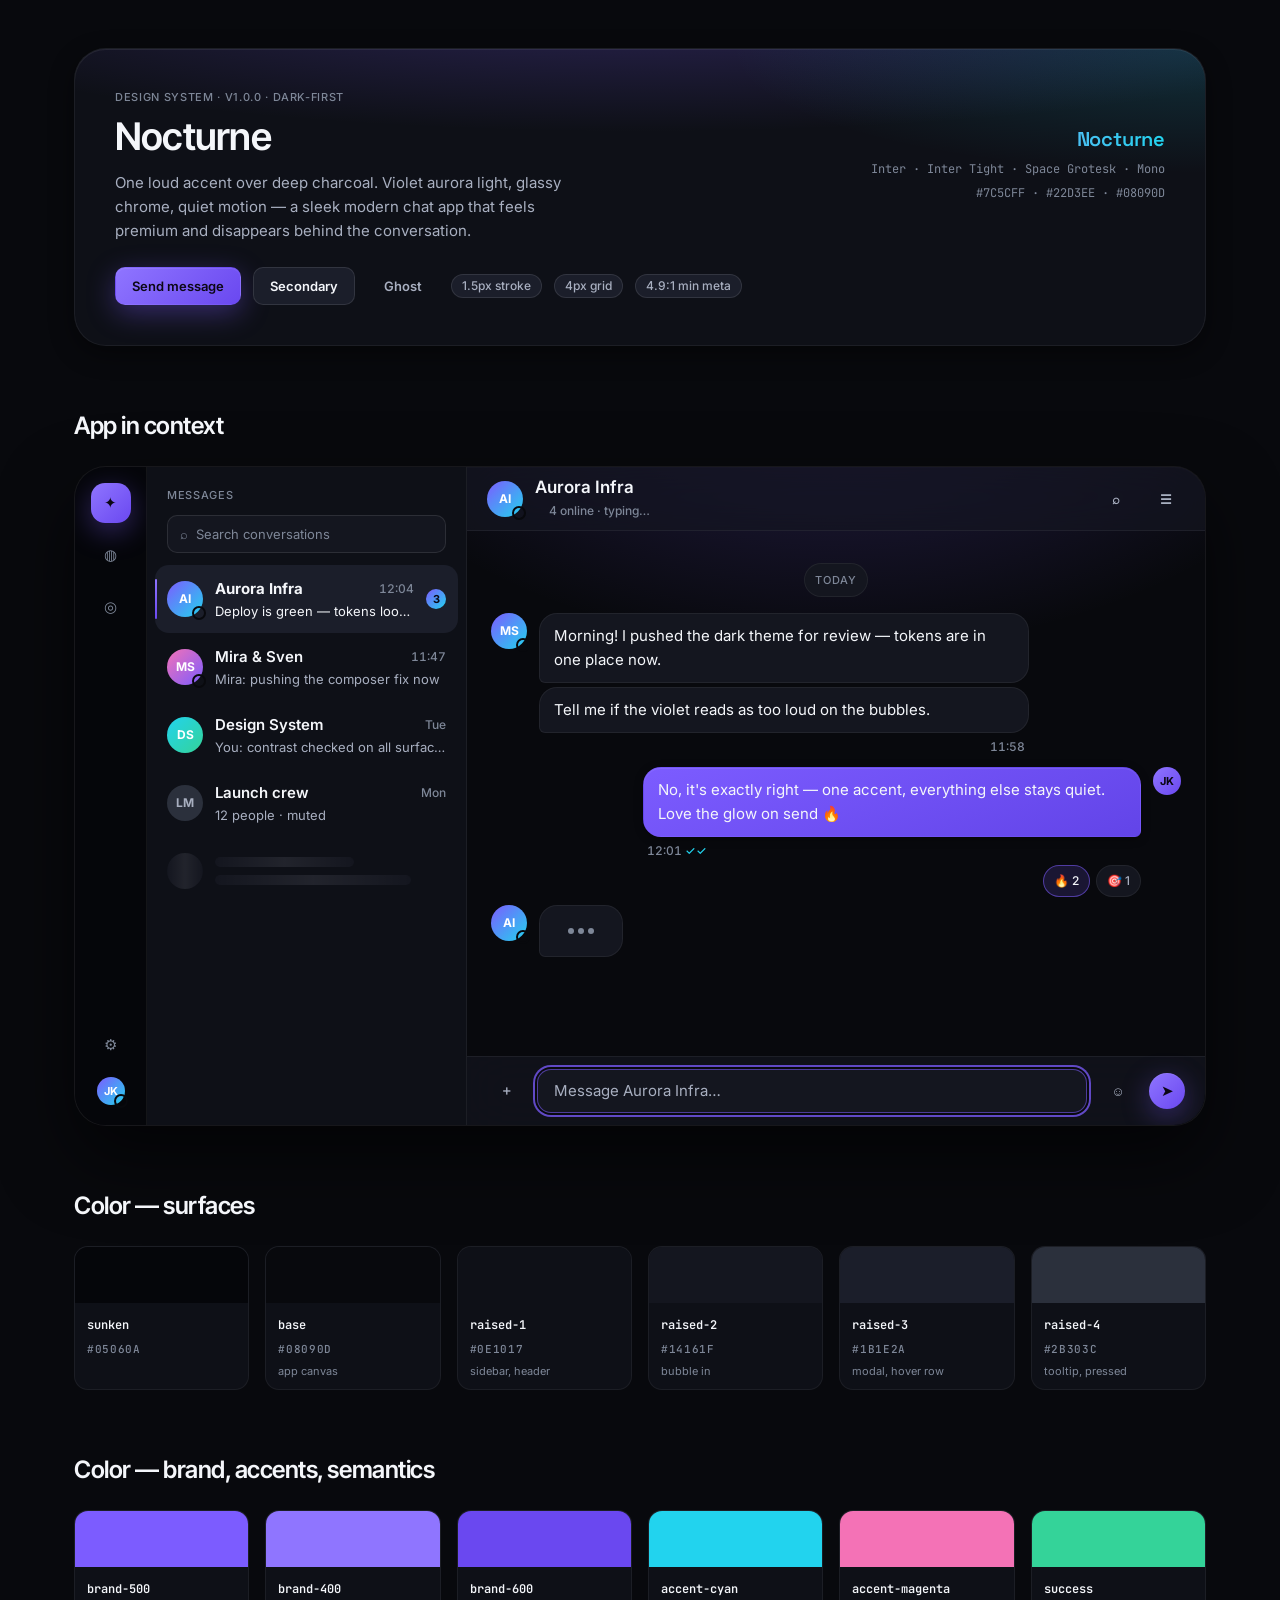
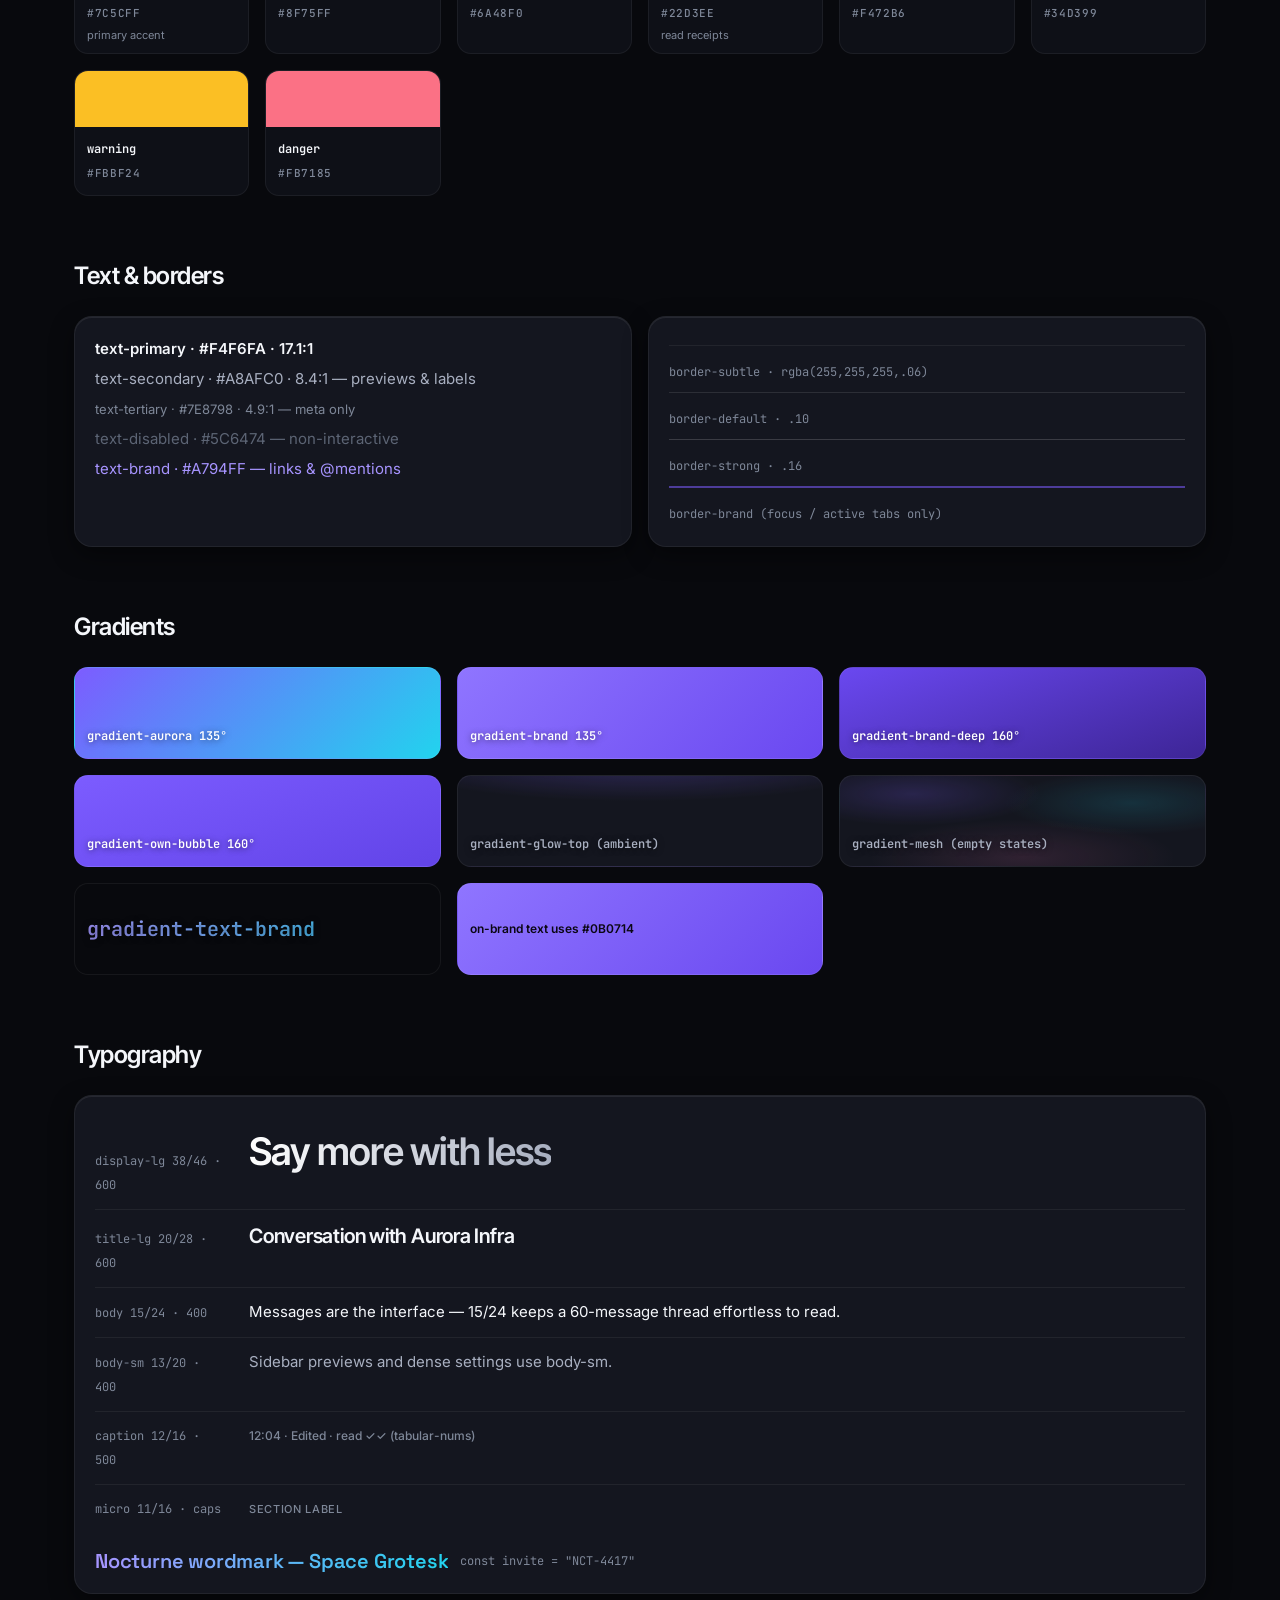
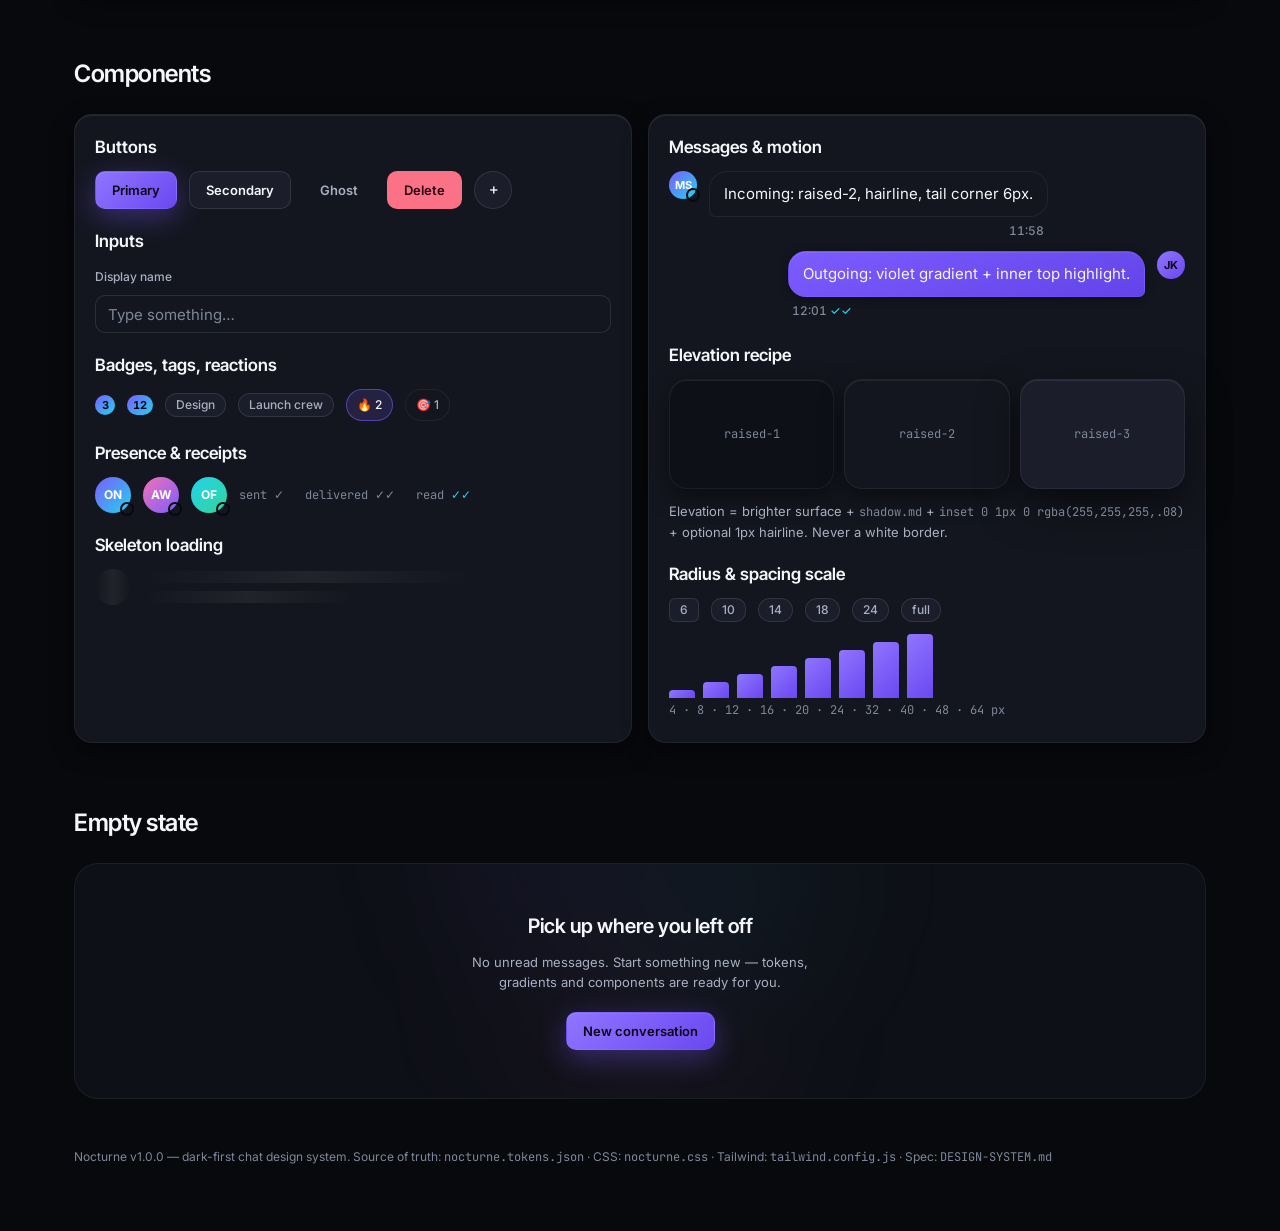
<file: index.html>
<!doctype html>
<html lang="en" class="dark">
<head>
<meta charset="utf-8">
<meta name="viewport" content="width=device-width,initial-scale=1">
<title>Nocturne — Design System Preview</title>
<link rel="preconnect" href="https://fonts.gstatic.com" crossorigin>
<link href="https://fonts.googleapis.com/css2?family=Inter:wght@400;500;600;700&family=Inter+Tight:wght@600&family=JetBrains+Mono:wght@400;500&family=Space+Grotesk:wght@600&display=swap" rel="stylesheet">
<style>
/* ---- Nocturne tokens (mirror of nocturne.css, inlined so this file stands alone) ---- */
:root{
  color-scheme:dark;
  --n-0:#FFFFFF;--n-50:#F4F6FA;--n-100:#E6E9F2;--n-200:#CDD3E0;--n-300:#A8AFC0;--n-400:#7E8798;
  --n-500:#5C6474;--n-600:#414856;--n-700:#2B303C;--n-800:#1B1E2A;--n-850:#14161F;--n-900:#0E1017;--n-950:#08090D;--n-1000:#05060A;
  --brand-300:#A794FF;--brand-400:#8F75FF;--brand-500:#7C5CFF;--brand-600:#6A48F0;--brand-800:#3D2596;
  --accent-cyan:#22D3EE;--accent-magenta:#F472B6;--accent-lime:#A3E635;
  --success:#34D399;--warning:#FBBF24;--danger:#FB7185;--info:#38BDF8;
  --bg-sunken:var(--n-1000);--bg-base:var(--n-950);--bg-raised-1:var(--n-900);--bg-raised-2:var(--n-850);
  --bg-raised-3:var(--n-800);--bg-raised-4:var(--n-700);--bg-glass:rgba(20,22,31,.72);--bg-overlay:rgba(5,6,10,.72);
  --text-primary:var(--n-50);--text-secondary:var(--n-300);--text-tertiary:var(--n-400);--text-disabled:var(--n-500);
  --text-brand:var(--brand-300);--text-on-brand:#0B0714;
  --border-subtle:rgba(255,255,255,.06);--border-default:rgba(255,255,255,.10);--border-strong:rgba(255,255,255,.16);--border-brand:rgba(124,92,255,.55);
  --gradient-aurora:linear-gradient(135deg,#7C5CFF 0%,#22D3EE 100%);
  --gradient-brand:linear-gradient(135deg,#8F75FF 0%,#6A48F0 100%);
  --gradient-brand-deep:linear-gradient(160deg,#6A48F0 0%,#3D2596 100%);
  --gradient-own-bubble:linear-gradient(160deg,#7C5CFF 0%,#6244E8 100%);
  --gradient-text:linear-gradient(92deg,#FFFFFF 0%,#A8AFC0 100%);
  --gradient-text-brand:linear-gradient(92deg,#A794FF 0%,#22D3EE 100%);
  --gradient-glow-top:radial-gradient(120% 80% at 50% -20%,rgba(124,92,255,.28) 0%,rgba(124,92,255,0) 60%);
  --gradient-glow-corner:radial-gradient(60% 60% at 100% 0%,rgba(34,211,238,.16) 0%,rgba(34,211,238,0) 70%);
  --gradient-mesh:radial-gradient(50% 50% at 20% 20%,rgba(124,92,255,.20) 0%,transparent 70%),radial-gradient(50% 50% at 80% 30%,rgba(34,211,238,.14) 0%,transparent 70%),radial-gradient(60% 60% at 50% 90%,rgba(244,114,182,.12) 0%,transparent 70%);
  --gradient-shimmer:linear-gradient(90deg,rgba(255,255,255,0) 0%,rgba(255,255,255,.06) 50%,rgba(255,255,255,0) 100%);
  --gradient-scrim:linear-gradient(180deg,rgba(8,9,13,0) 0%,rgba(8,9,13,.9) 70%,#08090D 100%);
  --font-sans:Inter,'Inter var',-apple-system,BlinkMacSystemFont,'Segoe UI',Roboto,sans-serif;
  --font-display:'Inter Tight',Inter,sans-serif;--font-wordmark:'Space Grotesk',Inter,sans-serif;
  --font-mono:'JetBrains Mono',ui-monospace,Menlo,monospace;
  --s-1:4px;--s-2:8px;--s-3:12px;--s-4:16px;--s-5:20px;--s-6:24px;--s-8:32px;--s-10:40px;--s-12:48px;--s-16:64px;
  --r-xs:6px;--r-sm:10px;--r-md:14px;--r-lg:18px;--r-xl:24px;--r-2xl:32px;--r-full:9999px;
  --shadow-sm:0 2px 8px rgba(0,0,0,.36);--shadow-md:0 8px 24px rgba(0,0,0,.44);--shadow-lg:0 16px 40px rgba(0,0,0,.52);--shadow-xl:0 32px 72px rgba(0,0,0,.60);
  --shadow-glow-brand:0 8px 28px rgba(124,92,255,.36);--shadow-inner-top:inset 0 1px 0 rgba(255,255,255,.08);
  --shadow-focus:0 0 0 2px var(--bg-base),0 0 0 4px rgba(124,92,255,.75);
  --blur-lg:blur(24px) saturate(140%);
  --ease-standard:cubic-bezier(.2,0,0,1);--ease-enter:cubic-bezier(0,0,.2,1);--ease-spring:cubic-bezier(.34,1.56,.64,1);
}
*,*::before,*::after{box-sizing:border-box}
body{margin:0;background:var(--bg-base);color:var(--text-primary);font:15px/24px var(--font-sans);-webkit-font-smoothing:antialiased}
.wrap{max-width:1180px;margin:0 auto;padding:var(--s-12) var(--s-6) var(--s-16)}
h1,h2,h3{font-family:var(--font-display);margin:0}
h1{font-size:38px;line-height:46px;letter-spacing:-.02em;font-weight:600}
h2{font-size:24px;line-height:32px;letter-spacing:-.02em;font-weight:600;margin:var(--s-16) 0 var(--s-6)}
h3{font-size:17px;line-height:24px;font-weight:600;margin:0 0 var(--s-3)}
p{color:var(--text-secondary);margin:var(--s-3) 0 0;font-size:13px;line-height:20px}
.mono{font-family:var(--font-mono);font-size:12px;color:var(--text-tertiary)}
.wordmark{font-family:var(--font-wordmark);font-weight:600;font-size:20px;background:var(--gradient-text-brand);-webkit-background-clip:text;background-clip:text;color:transparent;letter-spacing:-.01em}
.eyebrow{font-size:11px;line-height:16px;font-weight:500;letter-spacing:.06em;text-transform:uppercase;color:var(--text-tertiary)}
.hero{position:relative;overflow:hidden;border:1px solid var(--border-subtle);border-radius:var(--r-2xl);padding:var(--s-10);background:var(--bg-raised-1);box-shadow:var(--shadow-md),var(--shadow-inner-top)}
.hero::before{content:"";position:absolute;inset:0;background:var(--gradient-glow-top);pointer-events:none}
.hero::after{content:"";position:absolute;inset:0;background:var(--gradient-glow-corner);pointer-events:none}
.hero>*{position:relative;z-index:1}
.card{background:var(--bg-raised-2);border:1px solid var(--border-subtle);border-radius:var(--r-lg);box-shadow:var(--shadow-md),var(--shadow-inner-top);padding:var(--s-5)}
.grid{display:grid;gap:var(--s-4)}
.g-auto{grid-template-columns:repeat(auto-fill,minmax(160px,1fr))}
.g-2{grid-template-columns:repeat(auto-fit,minmax(280px,1fr))}
.row{display:flex;gap:var(--s-3);align-items:center;flex-wrap:wrap}
.sw{border-radius:var(--r-md);border:1px solid var(--border-subtle);overflow:hidden;background:var(--bg-raised-1)}
.sw__chip{height:56px}
.sw__meta{padding:10px 12px}
.sw__name{font-size:12px;font-weight:600;font-family:var(--font-mono)}
.sw__hex{font-size:11px;font-weight:500;letter-spacing:.06em;color:var(--text-tertiary);font-family:var(--font-mono)}
.sw__note{font-size:11px;line-height:16px;color:var(--text-tertiary);margin-top:2px}
/* app mock */
.app{display:flex;height:660px;border:1px solid var(--border-subtle);border-radius:var(--r-2xl);overflow:hidden;background:var(--bg-base);box-shadow:var(--shadow-xl),var(--shadow-inner-top)}
.rail{width:72px;background:var(--bg-sunken);border-right:1px solid var(--border-subtle);display:flex;flex-direction:column;align-items:center;gap:var(--s-3);padding:var(--s-4) 0}
.rail__item{width:40px;height:40px;border-radius:var(--r-md);display:grid;place-items:center;color:var(--text-tertiary);background:transparent;font-size:15px;transition:all .14s var(--ease-standard)}
.rail__item:hover{background:var(--bg-raised-2);color:var(--text-primary)}
.rail__item.is-active{background:var(--gradient-brand);color:var(--text-on-brand);box-shadow:var(--shadow-glow-brand)}
.sidebar{width:320px;background:var(--bg-raised-1);border-right:1px solid var(--border-subtle);display:flex;flex-direction:column}
.sidebar__head{padding:var(--s-5) var(--s-5) var(--s-3)}
.search{display:flex;align-items:center;gap:var(--s-2);height:38px;padding:0 var(--s-3);background:var(--bg-raised-2);border:1px solid var(--border-default);border-radius:var(--r-sm);color:var(--text-tertiary);font-size:13px;margin-top:var(--s-3)}
.list{overflow:auto;padding:0 var(--s-2) var(--s-2)}
.item{display:flex;gap:var(--s-3);align-items:center;height:68px;padding:10px 12px;border-radius:var(--r-md);position:relative;transition:background .14s var(--ease-standard)}
.item:hover{background:var(--bg-raised-2)}
.item.is-active{background:var(--bg-raised-3)}
.item.is-active::before{content:"";position:absolute;left:0;top:14px;bottom:14px;width:2px;border-radius:2px;background:var(--gradient-brand)}
.item__t{flex:1;min-width:0}
.item__name{font-size:15px;font-weight:600;display:flex;justify-content:space-between;gap:var(--s-2)}
.item__prev{font-size:13px;line-height:20px;color:var(--text-secondary);white-space:nowrap;overflow:hidden;text-overflow:ellipsis}
.item__time{font-size:12px;font-weight:500;color:var(--text-tertiary);font-variant-numeric:tabular-nums}
.item.is-unread .item__name{font-weight:700}
.item.is-unread .item__prev{color:var(--text-primary)}
.chat{flex:1;display:flex;flex-direction:column;min-width:0;position:relative}
.chat::before{content:"";position:absolute;inset:0;background:var(--gradient-glow-top);pointer-events:none}
.header{height:64px;display:flex;align-items:center;gap:var(--s-3);padding:0 var(--s-5);background:var(--bg-glass);backdrop-filter:var(--blur-lg);-webkit-backdrop-filter:var(--blur-lg);border-bottom:1px solid var(--border-subtle);position:relative;z-index:2}
.header .name{font-size:17px;font-weight:600}
.header .status{font-size:12px;font-weight:500;color:var(--text-tertiary);display:flex;align-items:center;gap:6px}
.dot{width:8px;height:8px;border-radius:var(--r-full);background:var(--presence-online);display:inline-block}
.thread{flex:1;overflow:auto;padding:var(--s-6) var(--s-6) var(--s-4);display:flex;flex-direction:column;gap:var(--s-2);position:relative;z-index:1}
.thread::-webkit-scrollbar,.list::-webkit-scrollbar{width:10px}
.thread::-webkit-scrollbar-thumb,.list::-webkit-scrollbar-thumb{background:rgba(255,255,255,.14);border-radius:9999px;border:2px solid transparent;background-clip:content-box}
.day{align-self:center;font-size:11px;font-weight:500;letter-spacing:.06em;text-transform:uppercase;color:var(--text-tertiary);background:var(--bg-raised-2);border:1px solid var(--border-subtle);padding:4px 10px;border-radius:var(--r-full);margin:var(--s-2) 0}
.msg{display:flex;gap:var(--s-3);max-width:min(72ch,78%);animation:bubbleIn .2s var(--ease-enter) both}
.msg--out{margin-left:auto;flex-direction:row-reverse}
.msg__body{display:flex;flex-direction:column;gap:2px;min-width:0}
.bub{padding:10px 14px;border-radius:18px 18px 18px 6px;background:var(--bg-raised-2);border:1px solid var(--border-subtle);font-size:15px;line-height:24px}
.msg--out .bub{background:var(--gradient-own-bubble);border-color:transparent;border-radius:18px 18px 6px 18px;box-shadow:var(--shadow-sm),var(--shadow-inner-top)}
.bub+.bub{margin-top:2px}
.meta{font-size:12px;font-weight:500;color:var(--text-tertiary);font-variant-numeric:tabular-nums;align-self:flex-end;padding:0 4px}
.meta--out{align-self:flex-start}
.tick{color:var(--accent-cyan)}
.avatar{width:36px;height:36px;border-radius:var(--r-full);background:var(--gradient-aurora);display:grid;place-items:center;font-size:12px;font-weight:700;color:#fff;flex:none;position:relative}
.avatar--sm{width:28px;height:28px;font-size:11px}
.avatar--d2{background:linear-gradient(135deg,#F472B6,#7C5CFF)}
.avatar--d3{background:linear-gradient(135deg,#22D3EE,#34D399)}
.avatar__dot{position:absolute;right:-1px;bottom:-1px;width:10px;height:10px;border-radius:9999px;background:var(--presence-online);box-shadow:0 0 0 2px var(--bg-base)}
.avatar__dot--away{background:var(--presence-away)}
.react{display:inline-flex;align-items:center;gap:5px;font-size:12px;font-weight:500;padding:3px 10px;border-radius:var(--r-full);background:var(--bg-raised-2);border:1px solid var(--border-subtle);color:var(--text-secondary)}
.react.is-on{background:rgba(124,92,255,.16);border-color:var(--border-brand);color:var(--text-primary)}
.typing{display:inline-flex;gap:4px;align-items:center;padding:12px 14px}
.typing i{width:6px;height:6px;border-radius:9999px;background:var(--text-tertiary);animation:type 1.1s linear infinite}
.typing i:nth-child(2){animation-delay:.16s}.typing i:nth-child(3){animation-delay:.32s}
.composer{display:flex;align-items:center;gap:var(--s-3);padding:var(--s-3) var(--s-5);background:var(--bg-glass);backdrop-filter:var(--blur-lg);-webkit-backdrop-filter:var(--blur-lg);border-top:1px solid var(--border-subtle);position:relative;z-index:2}
.field{flex:1;display:flex;align-items:center;height:44px;padding:0 var(--s-4);background:var(--bg-raised-2);border:1px solid var(--border-default);border-radius:var(--r-md);color:var(--text-tertiary);font-size:15px}
.field.is-focus{border-color:var(--border-brand);box-shadow:var(--shadow-focus);color:var(--text-secondary)}
.btn{display:inline-flex;align-items:center;justify-content:center;gap:8px;height:38px;padding:0 16px;font-size:13px;font-weight:600;color:var(--text-primary);background:var(--bg-raised-3);border:1px solid var(--border-default);border-radius:var(--r-sm);cursor:pointer;transition:all .14s var(--ease-standard);font-family:inherit}
.btn:hover{background:var(--bg-raised-4);transform:translateY(-1px);box-shadow:var(--shadow-md)}
.btn:active{transform:scale(.97)}
.btn--primary{background:var(--gradient-brand);border-color:transparent;color:var(--text-on-brand);box-shadow:var(--shadow-glow-brand),var(--shadow-inner-top)}
.btn--primary:hover{filter:brightness(1.08)}
.btn--ghost{background:transparent;border-color:transparent;color:var(--text-secondary)}
.btn--ghost:hover{background:var(--bg-raised-2);box-shadow:none}
.btn--danger{background:var(--danger);border-color:transparent;color:#2A0710}
.btn--icon{width:38px;padding:0;border-radius:var(--r-full)}
.send{width:36px;height:36px;border-radius:var(--r-full);display:grid;place-items:center;background:var(--gradient-brand);color:var(--text-on-brand);box-shadow:var(--shadow-glow-brand),var(--shadow-inner-top);font-size:15px}
.badge{display:inline-flex;align-items:center;justify-content:center;min-width:20px;height:20px;padding:0 6px;border-radius:var(--r-full);background:var(--gradient-aurora);color:var(--text-on-brand);font-size:11px;font-weight:700;font-variant-numeric:tabular-nums}
.tag{display:inline-flex;align-items:center;height:24px;padding:0 10px;border-radius:var(--r-full);font-size:12px;font-weight:500;background:var(--bg-raised-3);border:1px solid var(--border-default);color:var(--text-secondary)}
.inp{height:38px;width:100%;padding:0 12px;background:var(--bg-raised-2);border:1px solid var(--border-default);border-radius:var(--r-sm);color:var(--text-primary);font:15px/24px var(--font-sans);outline:none}
.inp::placeholder{color:var(--text-tertiary)}
.inp:focus{border-color:var(--border-brand);box-shadow:var(--shadow-focus)}
.lbl{display:block;font-size:12px;font-weight:500;color:var(--text-secondary);margin-bottom:6px}
.sk{border-radius:var(--r-sm);background:var(--bg-raised-2);position:relative;overflow:hidden}
.sk::after{content:"";position:absolute;inset:0;background:var(--gradient-shimmer);animation:shimmer 1.4s linear infinite}
.grad{height:92px;border-radius:var(--r-md);border:1px solid var(--border-subtle);display:flex;align-items:flex-end;padding:10px 12px;font-size:12px;font-weight:600;font-family:var(--font-mono);color:#fff;text-shadow:0 1px 6px rgba(0,0,0,.5)}
.type-row{display:flex;align-items:baseline;gap:var(--s-6);padding:12px 0;border-bottom:1px solid var(--border-subtle)}
.type-row span:first-child{flex:none;width:130px}
.scale{display:flex;align-items:flex-end;gap:var(--s-2);height:64px}
.scale div{background:var(--gradient-brand);border-radius:4px 4px 0 0;width:26px}
.elev{height:110px;border-radius:var(--r-lg);background:var(--bg-raised-2);border:1px solid var(--border-subtle);box-shadow:var(--shadow-md),var(--shadow-inner-top);display:grid;place-items:center;font-size:12px;font-family:var(--font-mono);color:var(--text-tertiary)}
.empty{position:relative;overflow:hidden;border-radius:var(--r-xl);border:1px solid var(--border-subtle);background:var(--bg-raised-1);padding:var(--s-12) var(--s-6);text-align:center}
.empty::before{content:"";position:absolute;left:50%;top:-80px;width:320px;height:320px;transform:translateX(-50%);background:var(--gradient-mesh);filter:blur(80px)}
.empty>*{position:relative}
@keyframes bubbleIn{from{opacity:0;transform:translateY(6px)}to{opacity:1;transform:none}}
@keyframes shimmer{from{transform:translateX(-100%)}to{transform:translateX(100%)}}
@keyframes type{0%,60%,100%{opacity:.35;transform:translateY(0)}30%{opacity:1;transform:translateY(-3px)}}
@media (prefers-reduced-motion:reduce){*{animation-duration:.01ms!important;transition-duration:.01ms!important}}
@media (max-width:900px){.sidebar{display:none}.app{height:auto}.thread{max-height:520px}}
</style>
</head>
<body>
<div class="wrap">

  <div class="hero">
    <div class="row" style="justify-content:space-between">
      <div>
        <div class="eyebrow">Design system · v1.0.0 · dark-first</div>
        <h1 style="margin-top:8px">Nocturne</h1>
        <p style="max-width:52ch;font-size:15px;line-height:24px">One loud accent over deep charcoal. Violet aurora light, glassy chrome, quiet motion — a sleek modern chat app that feels premium and disappears behind the conversation.</p>
      </div>
      <div style="text-align:right">
        <div class="wordmark">Nocturne</div>
        <div class="mono" style="margin-top:6px">Inter · Inter Tight · Space Grotesk · Mono</div>
        <div class="mono">#7C5CFF · #22D3EE · #08090D</div>
      </div>
    </div>
    <div class="row" style="margin-top:24px">
      <button class="btn btn--primary">Send message</button>
      <button class="btn">Secondary</button>
      <button class="btn btn--ghost">Ghost</button>
      <span class="tag">1.5px stroke</span>
      <span class="tag">4px grid</span>
      <span class="tag">4.9:1 min meta</span>
    </div>
  </div>

  <h2>App in context</h2>
  <div class="app">
    <div class="rail">
      <div class="rail__item is-active">✦</div>
      <div class="rail__item">◍</div>
      <div class="rail__item">◎</div>
      <div class="rail__item" style="margin-top:auto">⚙</div>
      <div class="avatar avatar--sm" style="margin-bottom:4px">JK<div class="avatar__dot"></div></div>
    </div>
    <div class="sidebar">
      <div class="sidebar__head">
        <div class="eyebrow">Messages</div>
        <div class="search">⌕&nbsp; Search conversations</div>
      </div>
      <div class="list">
        <div class="item is-active is-unread">
          <div class="avatar">AI<div class="avatar__dot"></div></div>
          <div class="item__t">
            <div class="item__name">Aurora Infra <span class="item__time">12:04</span></div>
            <div class="item__prev">Deploy is green — tokens look sharp 🌌</div>
          </div>
          <span class="badge">3</span>
        </div>
        <div class="item">
          <div class="avatar avatar--d2">MS<div class="avatar__dot avatar__dot--away"></div></div>
          <div class="item__t">
            <div class="item__name">Mira &amp; Sven <span class="item__time">11:47</span></div>
            <div class="item__prev">Mira: pushing the composer fix now</div>
          </div>
        </div>
        <div class="item">
          <div class="avatar avatar--d3">DS</div>
          <div class="item__t">
            <div class="item__name">Design System <span class="item__time">Tue</span></div>
            <div class="item__prev">You: contrast checked on all surfaces ✓</div>
          </div>
        </div>
        <div class="item">
          <div class="avatar" style="background:var(--bg-raised-4);color:var(--text-secondary)">LM</div>
          <div class="item__t">
            <div class="item__name">Launch crew <span class="item__time">Mon</span></div>
            <div class="item__prev">12 people · muted</div>
          </div>
        </div>
        <div class="item" style="gap:12px">
          <div class="sk" style="width:36px;height:36px;border-radius:9999px;flex:none"></div>
          <div style="flex:1">
            <div class="sk" style="height:10px;width:60%"></div>
            <div class="sk" style="height:10px;width:85%;margin-top:8px"></div>
          </div>
        </div>
      </div>
    </div>
    <div class="chat">
      <div class="header">
        <div class="avatar">AI<div class="avatar__dot"></div></div>
        <div>
          <div class="name">Aurora Infra</div>
          <div class="status"><span class="dot"></span> 4 online · typing…</div>
        </div>
        <div style="margin-left:auto" class="row">
          <button class="btn btn--ghost btn--icon">⌕</button>
          <button class="btn btn--ghost btn--icon">☰</button>
        </div>
      </div>
      <div class="thread">
        <div class="day">Today</div>
        <div class="msg">
          <div class="avatar">MS<div class="avatar__dot"></div></div>
          <div class="msg__body">
            <div class="bub">Morning! I pushed the dark theme for review — tokens are in one place now.</div>
            <div class="bub">Tell me if the violet reads as too loud on the bubbles.</div>
            <div class="meta">11:58</div>
          </div>
        </div>
        <div class="msg msg--out">
          <div class="avatar avatar--sm" style="background:var(--gradient-brand);color:var(--text-on-brand)">JK</div>
          <div class="msg__body">
            <div class="bub">No, it's exactly right — one accent, everything else stays quiet. Love the glow on send 🔥</div>
            <div class="meta meta--out">12:01 <span class="tick">✓✓</span></div>
            <div class="row" style="gap:6px;justify-content:flex-end">
              <span class="react is-on">🔥 2</span><span class="react">🎯 1</span>
            </div>
          </div>
        </div>
        <div class="msg">
          <div class="avatar">AI<div class="avatar__dot"></div></div>
          <div class="msg__body">
            <div class="bub" style="display:flex"><span class="typing"><i></i><i></i><i></i></span></div>
          </div>
        </div>
      </div>
      <div class="composer">
        <button class="btn btn--ghost btn--icon">＋</button>
        <div class="field is-focus">Message Aurora Infra…</div>
        <button class="btn btn--ghost btn--icon">☺</button>
        <div class="send">➤</div>
      </div>
    </div>
  </div>

  <h2>Color — surfaces</h2>
  <div class="grid g-auto">
    <div class="sw"><div class="sw__chip" style="background:#05060A"></div><div class="sw__meta"><div class="sw__name">sunken</div><div class="sw__hex">#05060A</div></div></div>
    <div class="sw"><div class="sw__chip" style="background:#08090D"></div><div class="sw__meta"><div class="sw__name">base</div><div class="sw__hex">#08090D</div><div class="sw__note">app canvas</div></div></div>
    <div class="sw"><div class="sw__chip" style="background:#0E1017"></div><div class="sw__meta"><div class="sw__name">raised-1</div><div class="sw__hex">#0E1017</div><div class="sw__note">sidebar, header</div></div></div>
    <div class="sw"><div class="sw__chip" style="background:#14161F"></div><div class="sw__meta"><div class="sw__name">raised-2</div><div class="sw__hex">#14161F</div><div class="sw__note">bubble in</div></div></div>
    <div class="sw"><div class="sw__chip" style="background:#1B1E2A"></div><div class="sw__meta"><div class="sw__name">raised-3</div><div class="sw__hex">#1B1E2A</div><div class="sw__note">modal, hover row</div></div></div>
    <div class="sw"><div class="sw__chip" style="background:#2B303C"></div><div class="sw__meta"><div class="sw__name">raised-4</div><div class="sw__hex">#2B303C</div><div class="sw__note">tooltip, pressed</div></div></div>
  </div>

  <h2>Color — brand, accents, semantics</h2>
  <div class="grid g-auto">
    <div class="sw"><div class="sw__chip" style="background:#7C5CFF"></div><div class="sw__meta"><div class="sw__name">brand-500</div><div class="sw__hex">#7C5CFF</div><div class="sw__note">primary accent</div></div></div>
    <div class="sw"><div class="sw__chip" style="background:#8F75FF"></div><div class="sw__meta"><div class="sw__name">brand-400</div><div class="sw__hex">#8F75FF</div></div></div>
    <div class="sw"><div class="sw__chip" style="background:#6A48F0"></div><div class="sw__meta"><div class="sw__name">brand-600</div><div class="sw__hex">#6A48F0</div></div></div>
    <div class="sw"><div class="sw__chip" style="background:#22D3EE"></div><div class="sw__meta"><div class="sw__name">accent-cyan</div><div class="sw__hex">#22D3EE</div><div class="sw__note">read receipts</div></div></div>
    <div class="sw"><div class="sw__chip" style="background:#F472B6"></div><div class="sw__meta"><div class="sw__name">accent-magenta</div><div class="sw__hex">#F472B6</div></div></div>
    <div class="sw"><div class="sw__chip" style="background:#34D399"></div><div class="sw__meta"><div class="sw__name">success</div><div class="sw__hex">#34D399</div></div></div>
    <div class="sw"><div class="sw__chip" style="background:#FBBF24"></div><div class="sw__meta"><div class="sw__name">warning</div><div class="sw__hex">#FBBF24</div></div></div>
    <div class="sw"><div class="sw__chip" style="background:#FB7185"></div><div class="sw__meta"><div class="sw__name">danger</div><div class="sw__hex">#FB7185</div></div></div>
  </div>

  <h2>Text &amp; borders</h2>
  <div class="grid g-2">
    <div class="card">
      <div style="color:var(--text-primary);font-weight:600">text-primary · #F4F6FA · 17.1:1</div>
      <div style="color:var(--text-secondary);margin-top:6px">text-secondary · #A8AFC0 · 8.4:1 — previews &amp; labels</div>
      <div style="color:var(--text-tertiary);margin-top:6px;font-size:13px">text-tertiary · #7E8798 · 4.9:1 — meta only</div>
      <div style="color:var(--text-disabled);margin-top:6px">text-disabled · #5C6474 — non-interactive</div>
      <div style="color:var(--text-brand);margin-top:6px">text-brand · #A794FF — links &amp; @mentions</div>
    </div>
    <div class="card">
      <div style="height:1px;background:rgba(255,255,255,.06);margin:8px 0 14px"></div>
      <div class="mono">border-subtle · rgba(255,255,255,.06)</div>
      <div style="height:1px;background:rgba(255,255,255,.10);margin:8px 0 14px"></div>
      <div class="mono">border-default · .10</div>
      <div style="height:1px;background:rgba(255,255,255,.16);margin:8px 0 14px"></div>
      <div class="mono">border-strong · .16</div>
      <div style="height:2px;background:rgba(124,92,255,.55);margin:8px 0 14px"></div>
      <div class="mono">border-brand (focus / active tabs only)</div>
    </div>
  </div>

  <h2>Gradients</h2>
  <div class="grid g-2">
    <div class="grad" style="background:var(--gradient-aurora)">gradient-aurora 135°</div>
    <div class="grad" style="background:var(--gradient-brand)">gradient-brand 135°</div>
    <div class="grad" style="background:var(--gradient-brand-deep)">gradient-brand-deep 160°</div>
    <div class="grad" style="background:var(--gradient-own-bubble)">gradient-own-bubble 160°</div>
    <div class="grad" style="background:var(--gradient-glow-top),var(--bg-raised-2);color:var(--text-secondary)">gradient-glow-top (ambient)</div>
    <div class="grad" style="background:var(--gradient-mesh),var(--bg-raised-2);color:var(--text-secondary)">gradient-mesh (empty states)</div>
    <div class="grad" style="background:var(--gradient-text-brand);-webkit-background-clip:text;background-clip:text;color:transparent;font-size:20px;align-items:center">gradient-text-brand</div>
    <div class="grad" style="background:var(--gradient-brand);font-family:var(--font-sans);font-weight:600;align-items:center;color:#0B0714;text-shadow:none">on-brand text uses #0B0714</div>
  </div>

  <h2>Typography</h2>
  <div class="card">
    <div class="type-row"><span class="mono">display-lg 38/46 · 600</span><span style="font:600 38px/46px var(--font-display);letter-spacing:-.02em;background:var(--gradient-text);-webkit-background-clip:text;background-clip:text;color:transparent">Say more with less</span></div>
    <div class="type-row"><span class="mono">title-lg 20/28 · 600</span><span style="font:600 20px/28px var(--font-display);letter-spacing:-.011em">Conversation with Aurora Infra</span></div>
    <div class="type-row"><span class="mono">body 15/24 · 400</span><span>Messages are the interface — 15/24 keeps a 60-message thread effortless to read.</span></div>
    <div class="type-row"><span class="mono">body-sm 13/20 · 400</span><span style="color:var(--text-secondary)">Sidebar previews and dense settings use body-sm.</span></div>
    <div class="type-row"><span class="mono">caption 12/16 · 500</span><span style="font-size:12px;font-weight:500;color:var(--text-tertiary)">12:04 · Edited · read ✓✓ (tabular-nums)</span></div>
    <div class="type-row" style="border-bottom:none"><span class="mono">micro 11/16 · caps</span><span class="eyebrow">Section label</span></div>
    <div class="row" style="margin-top:16px">
      <span class="wordmark">Nocturne wordmark — Space Grotesk</span>
      <span class="mono">const invite = "NCT-4417"</span>
    </div>
  </div>

  <h2>Components</h2>
  <div class="grid g-2">
    <div class="card">
      <h3>Buttons</h3>
      <div class="row"><button class="btn btn--primary">Primary</button><button class="btn">Secondary</button><button class="btn btn--ghost">Ghost</button><button class="btn btn--danger">Delete</button><button class="btn btn--icon">＋</button></div>
      <h3 style="margin-top:20px">Inputs</h3>
      <label class="lbl" for="a">Display name</label>
      <input class="inp" id="a" placeholder="Type something…">
      <h3 style="margin-top:20px">Badges, tags, reactions</h3>
      <div class="row"><span class="badge">3</span><span class="badge">12</span><span class="tag">Design</span><span class="tag">Launch crew</span><span class="react is-on">🔥 2</span><span class="react">🎯 1</span></div>
      <h3 style="margin-top:20px">Presence &amp; receipts</h3>
      <div class="row">
        <div class="avatar">ON<div class="avatar__dot"></div></div>
        <div class="avatar avatar--d2">AW<div class="avatar__dot avatar__dot--away"></div></div>
        <div class="avatar avatar--d3">OF<div class="avatar__dot" style="background:var(--presence-offline)"></div></div>
        <span class="mono" style="color:var(--text-tertiary)">sent ✓ &nbsp; delivered ✓✓ &nbsp; read <span class="tick">✓✓</span></span>
      </div>
      <h3 style="margin-top:20px">Skeleton loading</h3>
      <div class="row" style="gap:12px;flex-wrap:nowrap">
        <div class="sk" style="width:36px;height:36px;border-radius:9999px;flex:none"></div>
        <div style="flex:1"><div class="sk" style="height:12px;width:70%"></div><div class="sk" style="height:12px;width:45%;margin-top:8px"></div></div>
      </div>
    </div>
    <div class="card">
      <h3>Messages &amp; motion</h3>
      <div class="grid" style="gap:8px">
        <div class="msg" style="max-width:100%"><div class="avatar avatar--sm">MS<div class="avatar__dot"></div></div><div class="msg__body"><div class="bub" style="border-radius:18px 18px 18px 6px">Incoming: raised-2, hairline, tail corner 6px.</div><div class="meta">11:58</div></div></div>
        <div class="msg msg--out" style="max-width:100%"><div class="avatar avatar--sm" style="background:var(--gradient-brand);color:var(--text-on-brand)">JK</div><div class="msg__body"><div class="bub">Outgoing: violet gradient + inner top highlight.</div><div class="meta meta--out">12:01 <span class="tick">✓✓</span></div></div></div>
      </div>
      <h3 style="margin-top:20px">Elevation recipe</h3>
      <div class="grid" style="grid-template-columns:repeat(3,1fr);gap:10px">
        <div class="elev" style="background:var(--bg-raised-1)">raised-1</div>
        <div class="elev" style="background:var(--bg-raised-2)">raised-2</div>
        <div class="elev" style="background:var(--bg-raised-3);box-shadow:var(--shadow-lg),var(--shadow-inner-top)">raised-3</div>
      </div>
      <p>Elevation = brighter surface + <span class="mono">shadow.md</span> + <span class="mono">inset 0 1px 0 rgba(255,255,255,.08)</span> + optional 1px hairline. Never a white border.</p>
      <h3 style="margin-top:20px">Radius &amp; spacing scale</h3>
      <div class="row" style="margin-bottom:12px">
        <span class="tag" style="border-radius:6px">6</span><span class="tag" style="border-radius:10px">10</span><span class="tag" style="border-radius:14px">14</span><span class="tag" style="border-radius:18px">18</span><span class="tag" style="border-radius:24px">24</span><span class="tag" style="border-radius:9999px">full</span>
      </div>
      <div class="scale">
        <div style="height:8px"></div><div style="height:16px"></div><div style="height:24px"></div><div style="height:32px"></div><div style="height:40px"></div><div style="height:48px"></div><div style="height:56px"></div><div style="height:64px"></div>
      </div>
      <div class="mono">4 · 8 · 12 · 16 · 20 · 24 · 32 · 40 · 48 · 64 px</div>
    </div>
  </div>

  <h2>Empty state</h2>
  <div class="empty">
    <h3 style="font-size:20px;line-height:28px">Pick up where you left off</h3>
    <p style="max-width:42ch;margin:8px auto 20px">No unread messages. Start something new — tokens, gradients and components are ready for you.</p>
    <button class="btn btn--primary">New conversation</button>
  </div>

  <p style="margin-top:48px;color:var(--text-tertiary);font-size:12px">
    Nocturne v1.0.0 — dark-first chat design system. Source of truth: <span class="mono">nocturne.tokens.json</span> · CSS: <span class="mono">nocturne.css</span> · Tailwind: <span class="mono">tailwind.config.js</span> · Spec: <span class="mono">DESIGN-SYSTEM.md</span>
  </p>
</div>
</body>
</html>
</file>
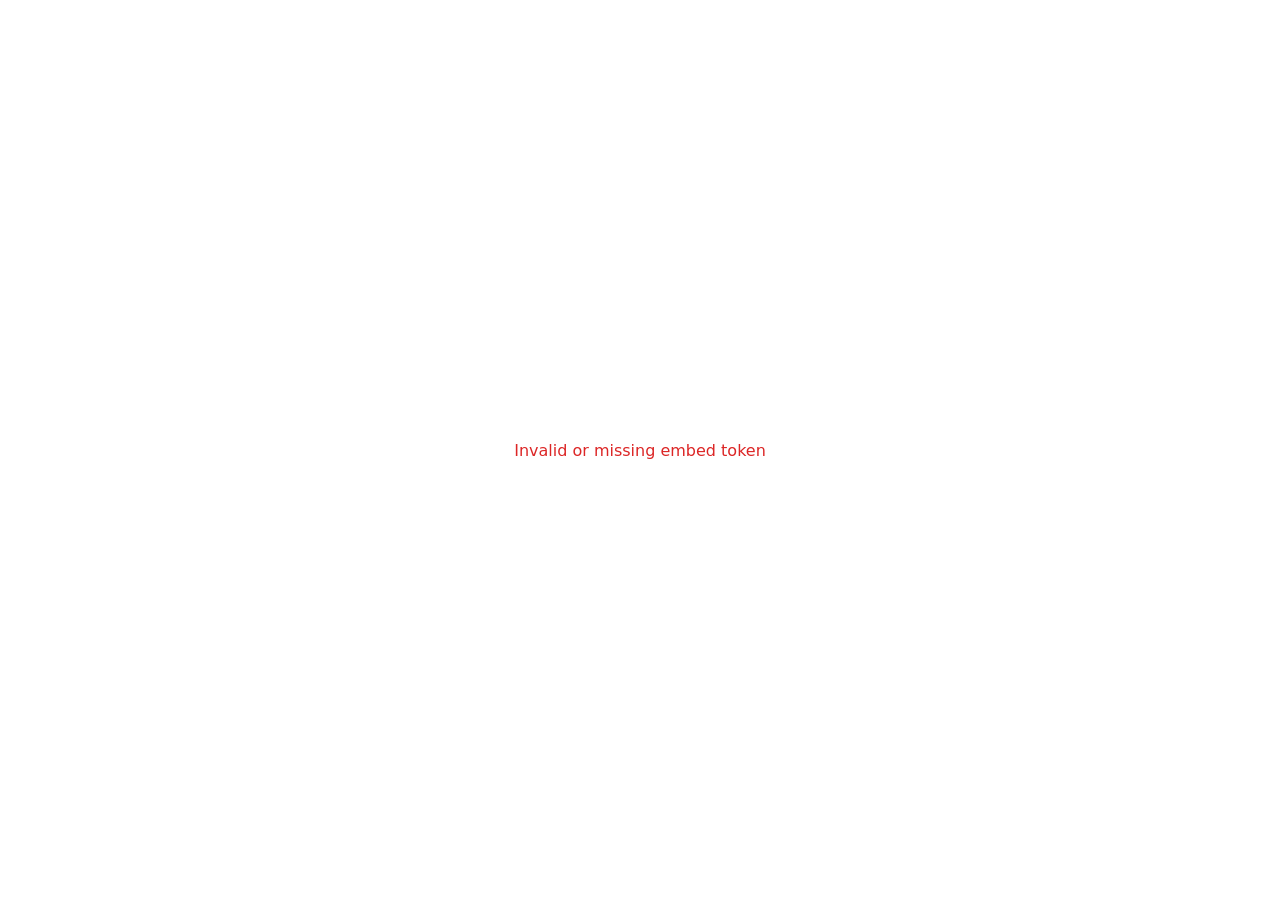
<file: app/api/embed/agentcms_embed_iframe.html>
<!DOCTYPE html>
<html lang="en">
<head>
  <meta charset="UTF-8">
  <meta name="viewport" content="width=device-width, initial-scale=1.0">
  <title>AgentCMS Embed</title>
  <style>
    * { box-sizing: border-box; margin: 0; padding: 0; }
    html, body { height: 100%; width: 100%; }
    body { font-family: system-ui, -apple-system, BlinkMacSystemFont, 'Segoe UI', Roboto, sans-serif; background: #fff; color: #0f172a; overflow: hidden; }
    #iframe-mount { width: 100%; height: 100%; min-height: 400px; }
    .iframe-loading, .iframe-error { display: flex; align-items: center; justify-content: center; height: 100%; padding: 1rem; text-align: center; color: #64748b; }
    .iframe-error { color: #dc2626; }
  </style>
</head>
<body>
  <div id="iframe-mount" class="iframe-loading">Loading posts…</div>
  <script>
    (function () {
      'use strict';

      // Get token from URL query params
      const urlParams = new URLSearchParams(window.location.search);
      const token = urlParams.get('token');
      const limit = urlParams.get('limit') || '10';
      const theme = urlParams.get('theme') || 'auto';

      const mountPoint = document.getElementById('iframe-mount');

      if (!token || !token.startsWith('cap_')) {
        mountPoint.innerHTML = '<div class="iframe-error" role="alert">Invalid or missing embed token</div>';
        return;
      }

      // Determine base URL from the iframe src (remove /embed/v1/iframe...)
      const scriptSrc = new URL(window.location.href);
      const baseUrl = scriptSrc.origin + scriptSrc.pathname.replace(/\/embed\/v1\/iframe.*$/, '');

      // Inject the embed script
      const script = document.createElement('script');
      script.src = baseUrl + '/embed/v1/agentcms.js';
      script.dataset.siteToken = token;
      script.dataset.mount = '#iframe-mount';
      script.dataset.limit = limit;
      script.dataset.theme = theme;
      script.async = true;

      script.onerror = function () {
        mountPoint.innerHTML = '<div class="iframe-error" role="alert">Failed to load embed script</div>';
      };

      document.head.appendChild(script);
    })();
  </script>
</body>
</html>
</file>
